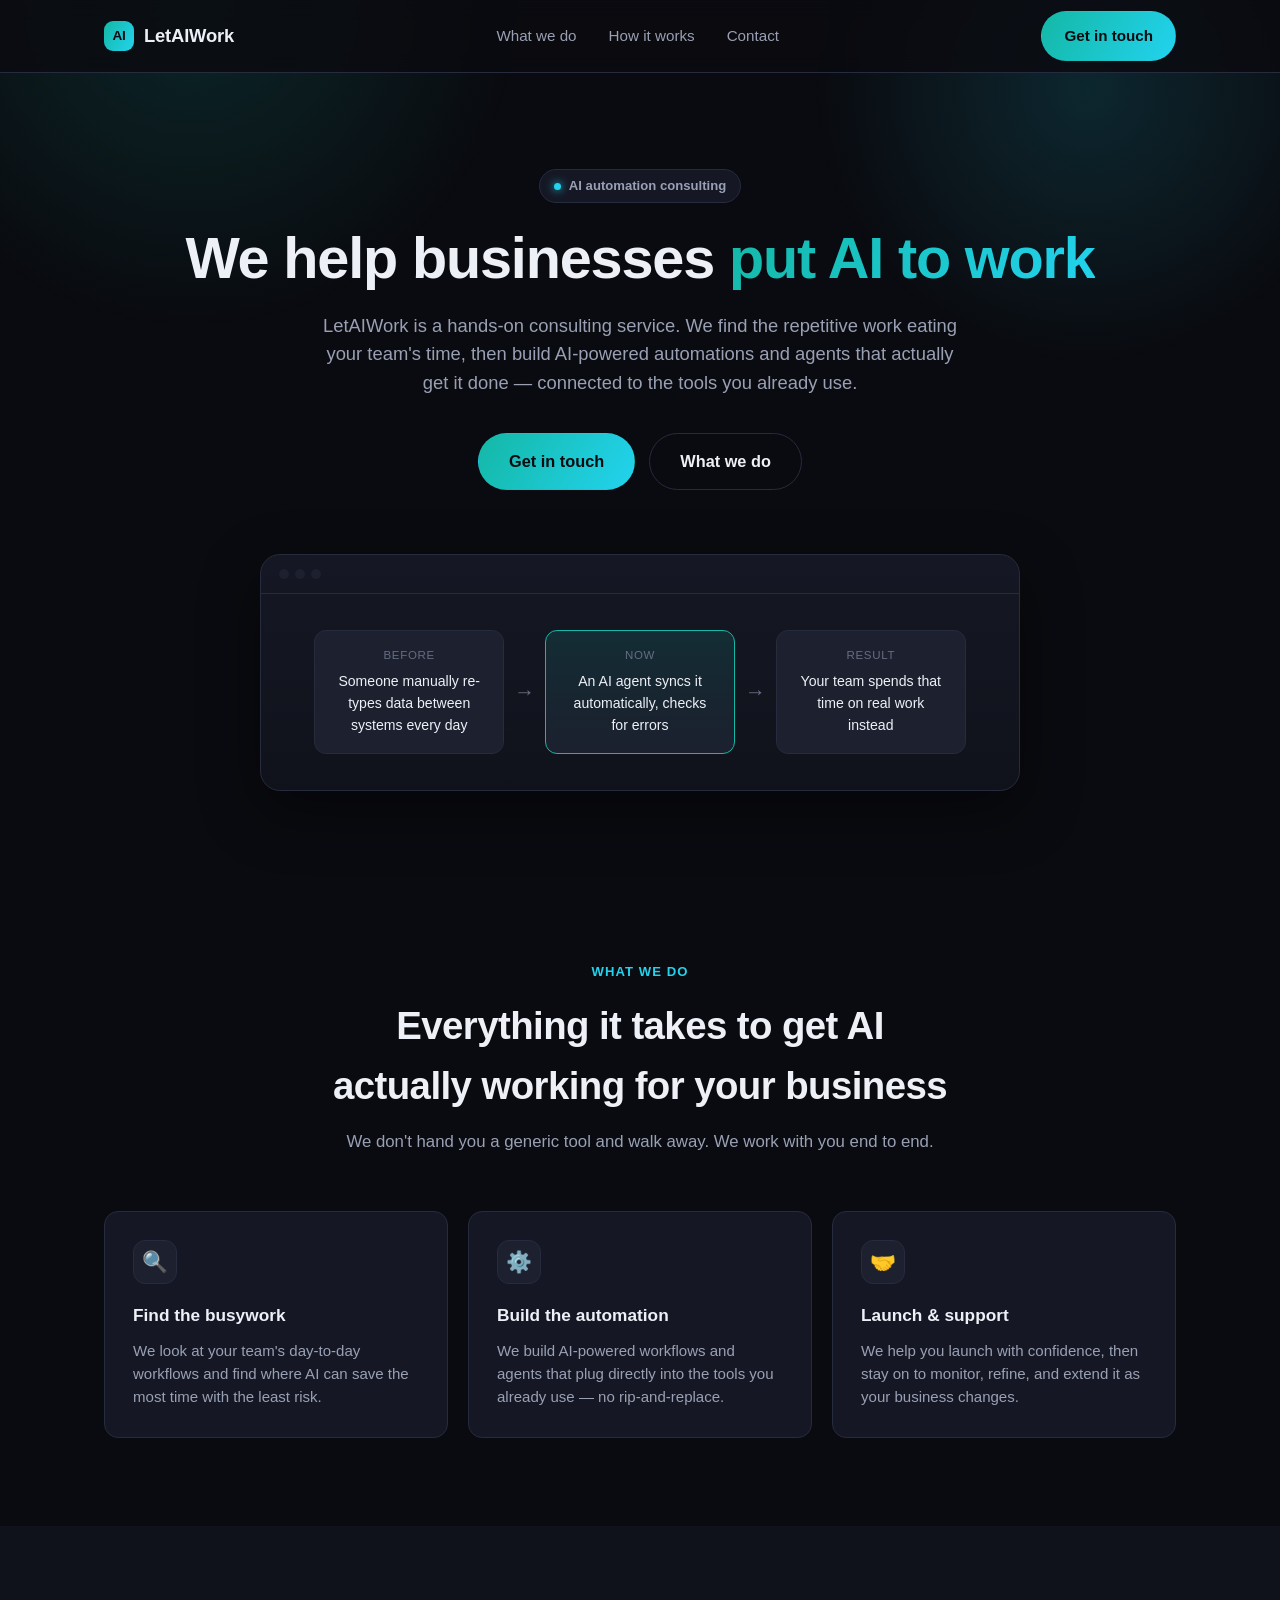
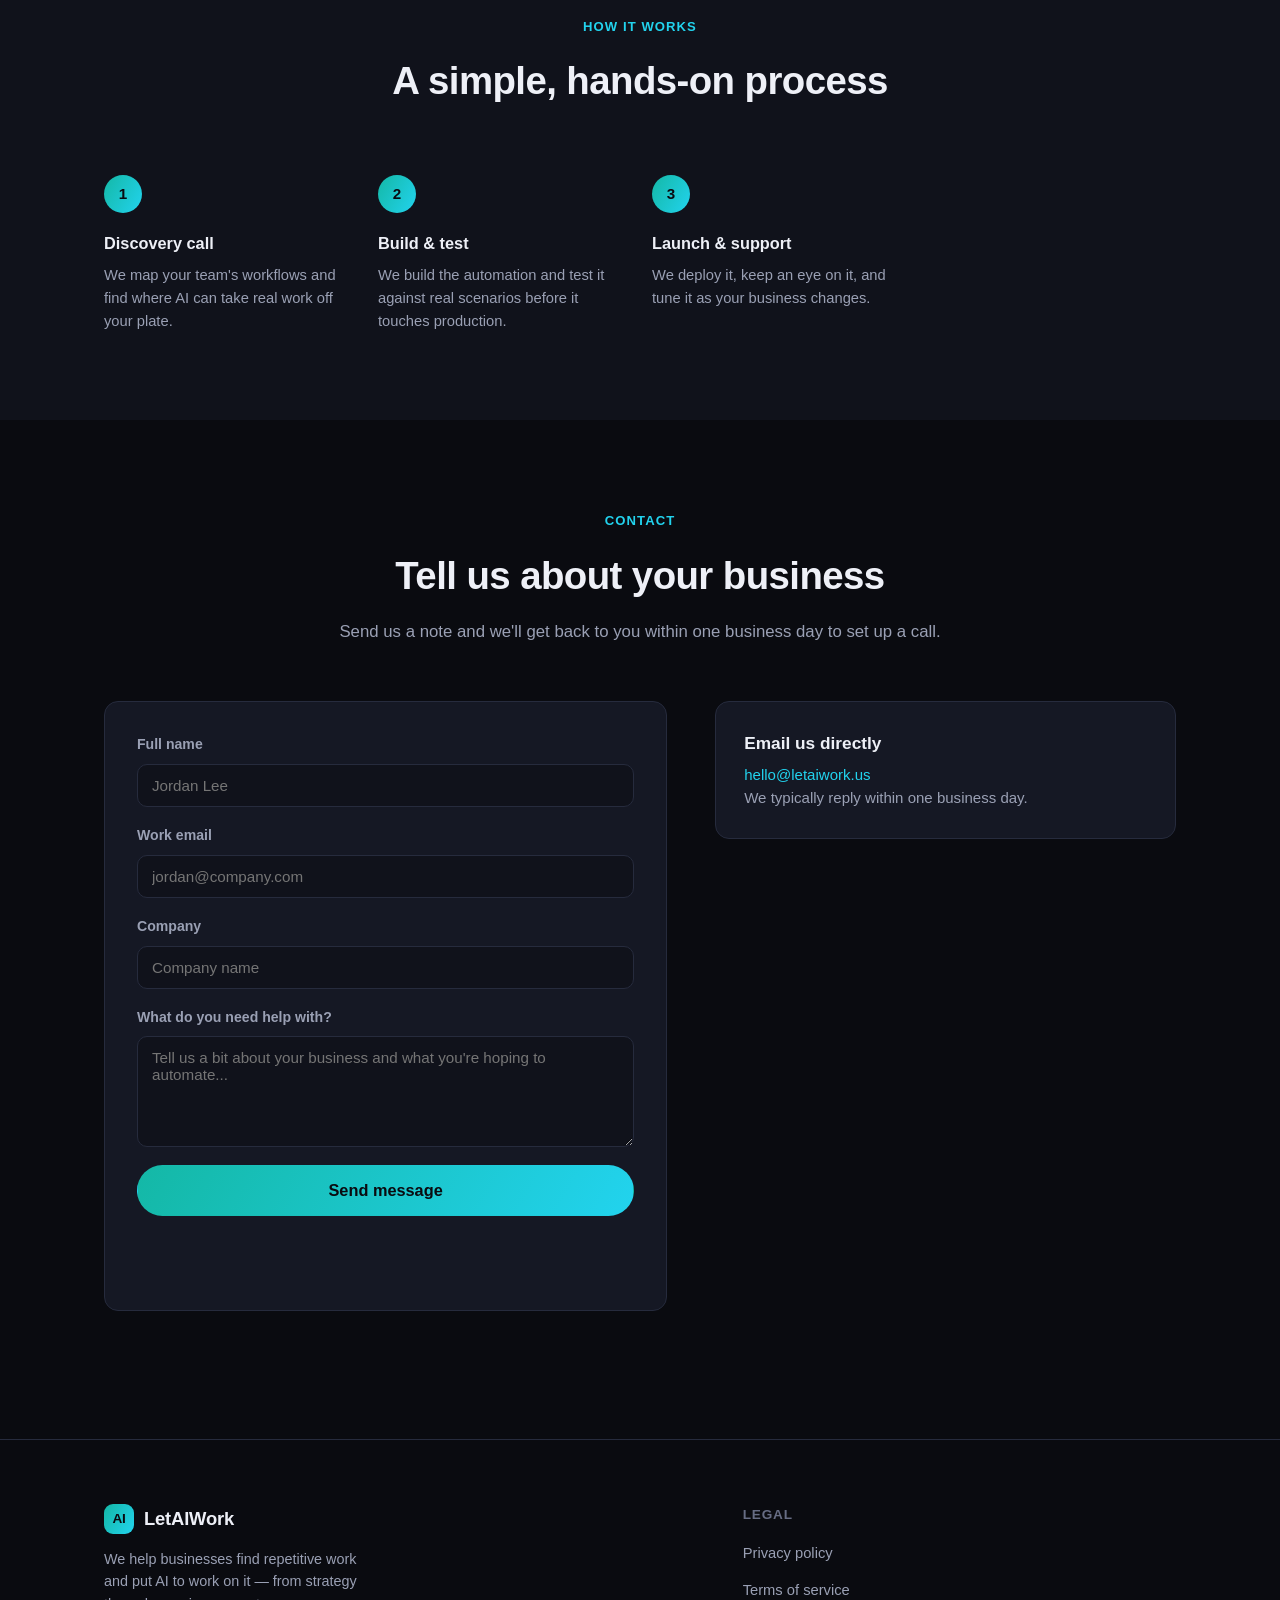
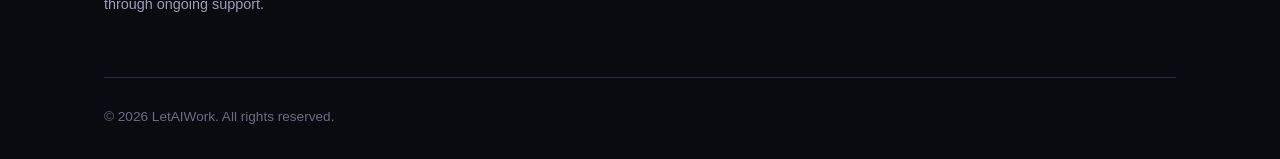
<file: index.html>
<!doctype html>
<html lang="en">
<head>
<meta charset="UTF-8" />
<meta name="viewport" content="width=device-width, initial-scale=1.0" />
<title>LetAIWork — We help businesses put AI to work</title>
<meta name="description" content="LetAIWork is a consulting service that helps businesses find repetitive work, then build AI-powered automations and agents that handle it — connected to the tools you already use." />
<link rel="canonical" href="https://letaiwork.us/" />
<meta name="theme-color" content="#0a0b10" />

<meta property="og:type" content="website" />
<meta property="og:site_name" content="LetAIWork" />
<meta property="og:title" content="LetAIWork — We help businesses put AI to work" />
<meta property="og:description" content="A hands-on consulting service that finds the repetitive work eating your team's time, then builds AI-powered automations and agents that handle it." />
<meta property="og:url" content="https://letaiwork.us/" />
<meta name="twitter:card" content="summary" />
<meta name="twitter:title" content="LetAIWork — We help businesses put AI to work" />
<meta name="twitter:description" content="A hands-on consulting service that finds the repetitive work eating your team's time, then builds AI-powered automations." />

<script type="application/ld+json">
{
  "@context": "https://schema.org",
  "@type": "ProfessionalService",
  "name": "LetAIWork",
  "url": "https://letaiwork.us/",
  "description": "LetAIWork is a consulting service that helps businesses find repetitive work, then build AI-powered automations and agents that handle it — connected to the tools you already use.",
  "areaServed": "US"
}
</script>

<link rel="icon" href="data:image/svg+xml,<svg xmlns=%22http://www.w3.org/2000/svg%22 viewBox=%220 0 100 100%22><rect width=%22100%22 height=%22100%22 rx=%2224%22 fill=%22%2314b8a6%22/></svg>" />
<link rel="stylesheet" href="css/style.css" />
</head>
<body>

<header class="site-header">
  <div class="wrap">
    <a href="index.html" class="logo">
      <span class="logo-mark">AI</span>
      LetAIWork
    </a>
    <nav class="main-nav">
      <a href="#what-we-do">What we do</a>
      <a href="#how-it-works">How it works</a>
      <a href="#contact">Contact</a>
    </nav>
    <div class="nav-actions">
      <a href="#contact" class="btn btn-primary">Get in touch</a>
    </div>
    <button class="nav-toggle" aria-label="Toggle menu" aria-expanded="false">☰</button>
  </div>
  <div class="mobile-nav">
    <a href="#what-we-do">What we do</a>
    <a href="#how-it-works">How it works</a>
    <a href="#contact">Contact</a>
    <a href="#contact" class="btn btn-primary btn-block">Get in touch</a>
  </div>
</header>

<main>

  <section class="hero">
    <div class="wrap">
      <span class="eyebrow"><span class="dot"></span> AI automation consulting</span>
      <h1>We help businesses <span class="grad">put AI to work</span></h1>
      <p class="lede">LetAIWork is a hands-on consulting service. We find the repetitive work eating your team's time, then build AI-powered automations and agents that actually get it done — connected to the tools you already use.</p>
      <div class="hero-actions">
        <a href="#contact" class="btn btn-primary btn-lg">Get in touch</a>
        <a href="#what-we-do" class="btn btn-ghost btn-lg">What we do</a>
      </div>

      <div class="hero-visual">
        <div class="window-toolbar"><span></span><span></span><span></span></div>
        <div class="flow-body">
          <div class="flow-step">
            <span class="flow-label">Before</span>
            Someone manually re-types data between systems every day
          </div>
          <span class="flow-arrow">→</span>
          <div class="flow-step active">
            <span class="flow-label">Now</span>
            An AI agent syncs it automatically, checks for errors
          </div>
          <span class="flow-arrow">→</span>
          <div class="flow-step">
            <span class="flow-label">Result</span>
            Your team spends that time on real work instead
          </div>
        </div>
      </div>
    </div>
  </section>

  <section id="what-we-do">
    <div class="wrap">
      <div class="section-head">
        <span class="tag">What we do</span>
        <h2>Everything it takes to get AI actually working for your business</h2>
        <p>We don't hand you a generic tool and walk away. We work with you end to end.</p>
      </div>
      <div class="grid">
        <div class="card">
          <div class="card-icon">🔍</div>
          <h3>Find the busywork</h3>
          <p>We look at your team's day-to-day workflows and find where AI can save the most time with the least risk.</p>
        </div>
        <div class="card">
          <div class="card-icon">⚙️</div>
          <h3>Build the automation</h3>
          <p>We build AI-powered workflows and agents that plug directly into the tools you already use — no rip-and-replace.</p>
        </div>
        <div class="card">
          <div class="card-icon">🤝</div>
          <h3>Launch &amp; support</h3>
          <p>We help you launch with confidence, then stay on to monitor, refine, and extend it as your business changes.</p>
        </div>
      </div>
    </div>
  </section>

  <section id="how-it-works" style="background: var(--bg-alt);">
    <div class="wrap">
      <div class="section-head">
        <span class="tag">How it works</span>
        <h2>A simple, hands-on process</h2>
      </div>
      <div class="steps">
        <div class="step">
          <div class="step-num">1</div>
          <h3>Discovery call</h3>
          <p>We map your team's workflows and find where AI can take real work off your plate.</p>
        </div>
        <div class="step">
          <div class="step-num">2</div>
          <h3>Build &amp; test</h3>
          <p>We build the automation and test it against real scenarios before it touches production.</p>
        </div>
        <div class="step">
          <div class="step-num">3</div>
          <h3>Launch &amp; support</h3>
          <p>We deploy it, keep an eye on it, and tune it as your business changes.</p>
        </div>
      </div>
    </div>
  </section>

  <section id="contact">
    <div class="wrap">
      <div class="section-head">
        <span class="tag">Contact</span>
        <h2>Tell us about your business</h2>
        <p>Send us a note and we'll get back to you within one business day to set up a call.</p>
      </div>
      <div class="contact-grid">

        <form class="contact-form" id="contact-form" action="https://formsubmit.co/c23863cff7d80c03cbf47d0e5148e766" method="POST">
          <input type="hidden" name="_subject" value="New inquiry from letaiwork.us" />
          <input type="hidden" name="_template" value="table" />
          <input type="hidden" name="_autoresponse" value="Thanks for reaching out to LetAIWork! We received your message and will get back to you within one business day. — The LetAIWork team (letaiwork.us)" />
          <input type="hidden" name="_honey" style="display:none" tabindex="-1" autocomplete="off" />
          <div class="field">
            <label for="name">Full name</label>
            <input type="text" id="name" name="name" required placeholder="Jordan Lee" />
          </div>
          <div class="field">
            <label for="email">Work email</label>
            <input type="email" id="email" name="email" required placeholder="jordan@company.com" />
          </div>
          <div class="field">
            <label for="company">Company</label>
            <input type="text" id="company" name="company" placeholder="Company name" />
          </div>
          <div class="field">
            <label for="message">What do you need help with?</label>
            <textarea id="message" name="message" rows="5" required placeholder="Tell us a bit about your business and what you're hoping to automate..."></textarea>
          </div>
          <button type="submit" class="btn btn-primary btn-block btn-lg">Send message</button>
          <p class="form-status hero-note" style="text-align:center; min-height: 1.2em;"></p>
        </form>

        <div class="contact-info">
          <div class="card">
            <h3>Email us directly</h3>
            <p><a href="mailto:hello@letaiwork.us">hello@letaiwork.us</a><br>We typically reply within one business day.</p>
          </div>
        </div>

      </div>
    </div>
  </section>

</main>

<footer class="site-footer">
  <div class="wrap">
    <div class="footer-grid" style="grid-template-columns: 1.4fr 1fr;">
      <div class="footer-brand">
        <a href="index.html" class="logo"><span class="logo-mark">AI</span>LetAIWork</a>
        <p>We help businesses find repetitive work and put AI to work on it — from strategy through ongoing support.</p>
      </div>
      <div class="footer-col">
        <h4>Legal</h4>
        <ul>
          <li><a href="privacy.html">Privacy policy</a></li>
          <li><a href="terms.html">Terms of service</a></li>
        </ul>
      </div>
    </div>
    <div class="footer-bottom">
      <span>© <span id="year">2026</span> LetAIWork. All rights reserved.</span>
    </div>
  </div>
</footer>

<script src="js/main.js?v=2"></script>
</body>
</html>
</file>
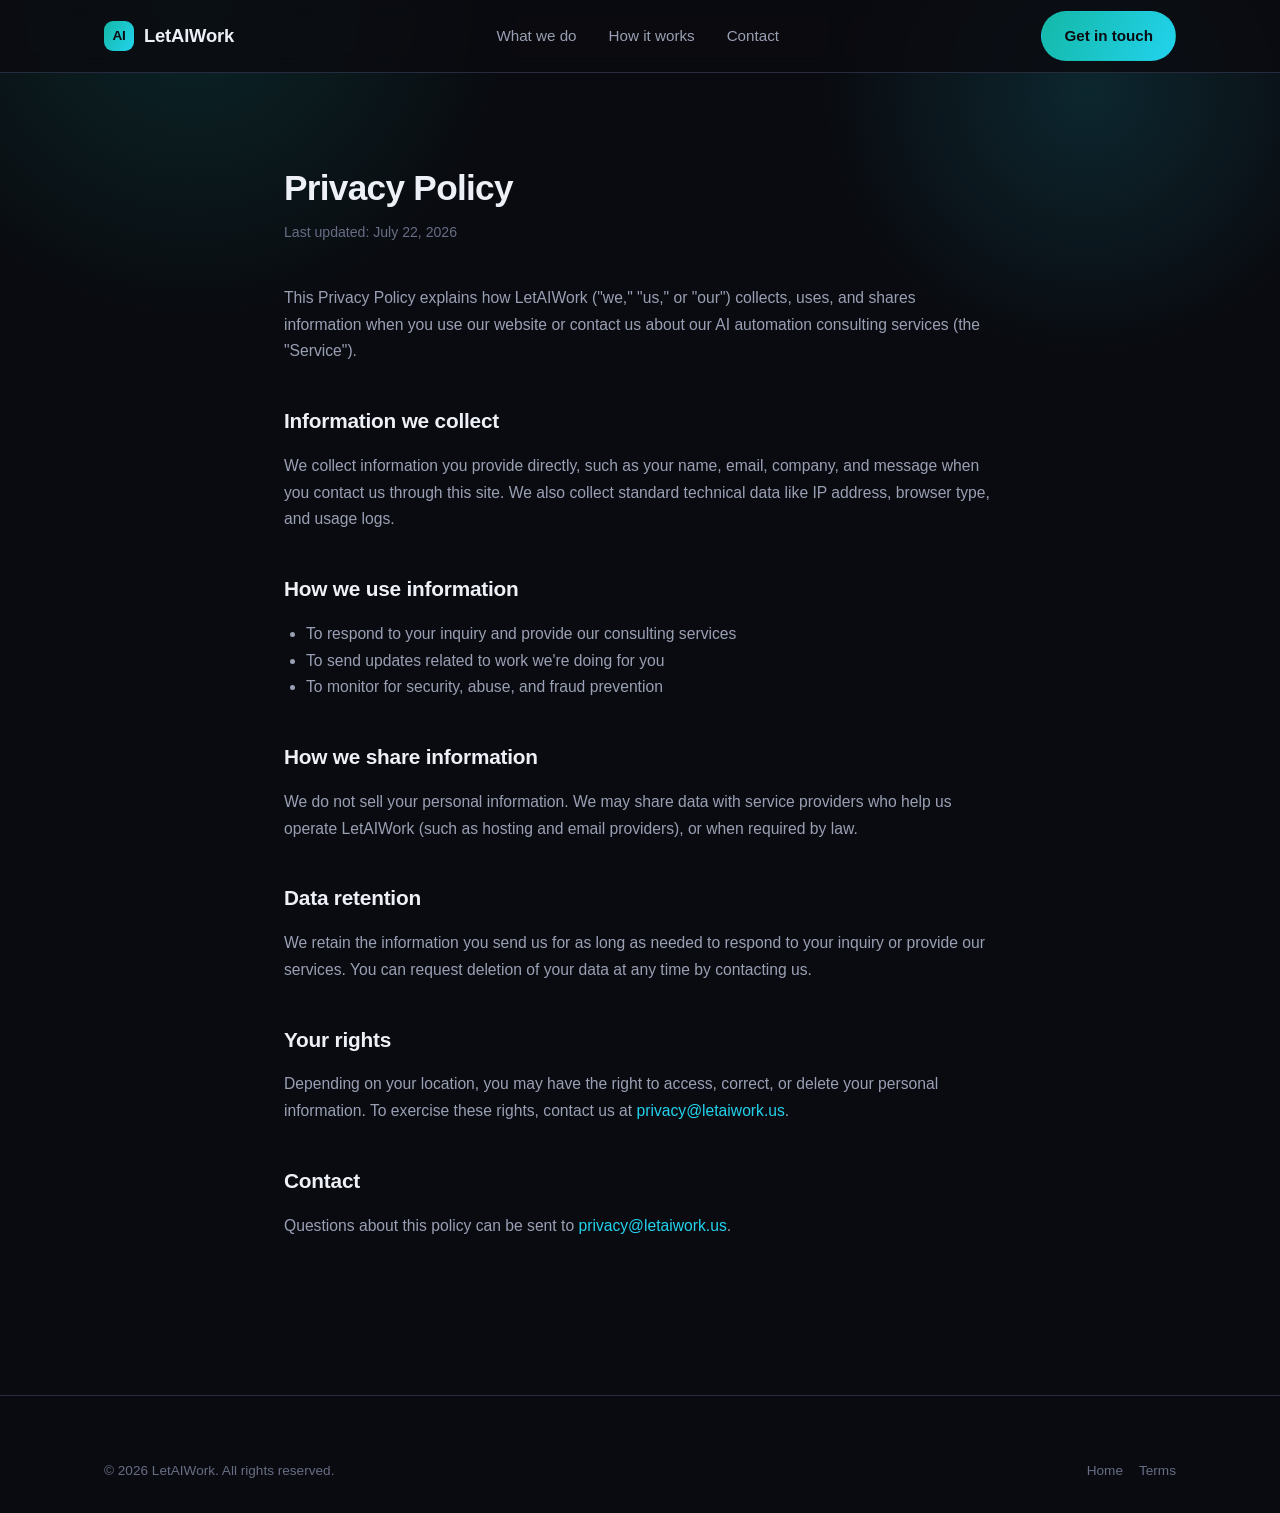
<file: privacy.html>
<!doctype html>
<html lang="en">
<head>
<meta charset="UTF-8" />
<meta name="viewport" content="width=device-width, initial-scale=1.0" />
<title>Privacy Policy — LetAIWork</title>
<meta name="description" content="LetAIWork's privacy policy: what data we collect, how we use it, and your rights." />
<link rel="canonical" href="https://letaiwork.us/privacy.html" />
<meta name="robots" content="noindex" />
<meta name="theme-color" content="#0a0b10" />
<link rel="icon" href="data:image/svg+xml,<svg xmlns=%22http://www.w3.org/2000/svg%22 viewBox=%220 0 100 100%22><rect width=%22100%22 height=%22100%22 rx=%2224%22 fill=%22%2314b8a6%22/></svg>" />
<link rel="stylesheet" href="css/style.css" />
<style>
  .legal { max-width: 760px; margin: 0 auto; padding: 96px 24px 100px; }
  .legal h1 { font-size: 2.2rem; margin-bottom: 8px; }
  .legal .updated { color: var(--text-faint); font-size: 0.88rem; margin-bottom: 40px; }
  .legal h2 { font-size: 1.3rem; margin: 40px 0 12px; letter-spacing: -0.01em; }
  .legal p, .legal li { color: var(--text-dim); font-size: 0.98rem; line-height: 1.7; }
  .legal ul { padding-left: 22px; }
</style>
</head>
<body>

<header class="site-header">
  <div class="wrap">
    <a href="index.html" class="logo">
      <span class="logo-mark">AI</span>
      LetAIWork
    </a>
    <nav class="main-nav">
      <a href="index.html#what-we-do">What we do</a>
      <a href="index.html#how-it-works">How it works</a>
      <a href="index.html#contact">Contact</a>
    </nav>
    <div class="nav-actions">
      <a href="index.html#contact" class="btn btn-primary">Get in touch</a>
    </div>
    <button class="nav-toggle" aria-label="Toggle menu" aria-expanded="false">☰</button>
  </div>
  <div class="mobile-nav">
    <a href="index.html#what-we-do">What we do</a>
    <a href="index.html#how-it-works">How it works</a>
    <a href="index.html#contact">Contact</a>
    <a href="index.html#contact" class="btn btn-primary btn-block">Get in touch</a>
  </div>
</header>

<main>
  <div class="legal wrap">
    <h1>Privacy Policy</h1>
    <p class="updated">Last updated: July 22, 2026</p>

    <p>This Privacy Policy explains how LetAIWork ("we," "us," or "our") collects, uses, and shares information when you use our website or contact us about our AI automation consulting services (the "Service").</p>

    <h2>Information we collect</h2>
    <p>We collect information you provide directly, such as your name, email, company, and message when you contact us through this site. We also collect standard technical data like IP address, browser type, and usage logs.</p>

    <h2>How we use information</h2>
    <ul>
      <li>To respond to your inquiry and provide our consulting services</li>
      <li>To send updates related to work we're doing for you</li>
      <li>To monitor for security, abuse, and fraud prevention</li>
    </ul>

    <h2>How we share information</h2>
    <p>We do not sell your personal information. We may share data with service providers who help us operate LetAIWork (such as hosting and email providers), or when required by law.</p>

    <h2>Data retention</h2>
    <p>We retain the information you send us for as long as needed to respond to your inquiry or provide our services. You can request deletion of your data at any time by contacting us.</p>

    <h2>Your rights</h2>
    <p>Depending on your location, you may have the right to access, correct, or delete your personal information. To exercise these rights, contact us at <a href="mailto:privacy@letaiwork.us" style="color: var(--accent-2);">privacy@letaiwork.us</a>.</p>

    <h2>Contact</h2>
    <p>Questions about this policy can be sent to <a href="mailto:privacy@letaiwork.us" style="color: var(--accent-2);">privacy@letaiwork.us</a>.</p>
  </div>
</main>

<footer class="site-footer">
  <div class="wrap">
    <div class="footer-bottom" style="border-top: none; padding-top: 0;">
      <span>© <span id="year">2026</span> LetAIWork. All rights reserved.</span>
      <div class="footer-socials">
        <a href="index.html">Home</a>
        <a href="terms.html">Terms</a>
      </div>
    </div>
  </div>
</footer>

<script src="js/main.js?v=2"></script>
</body>
</html>
</file>
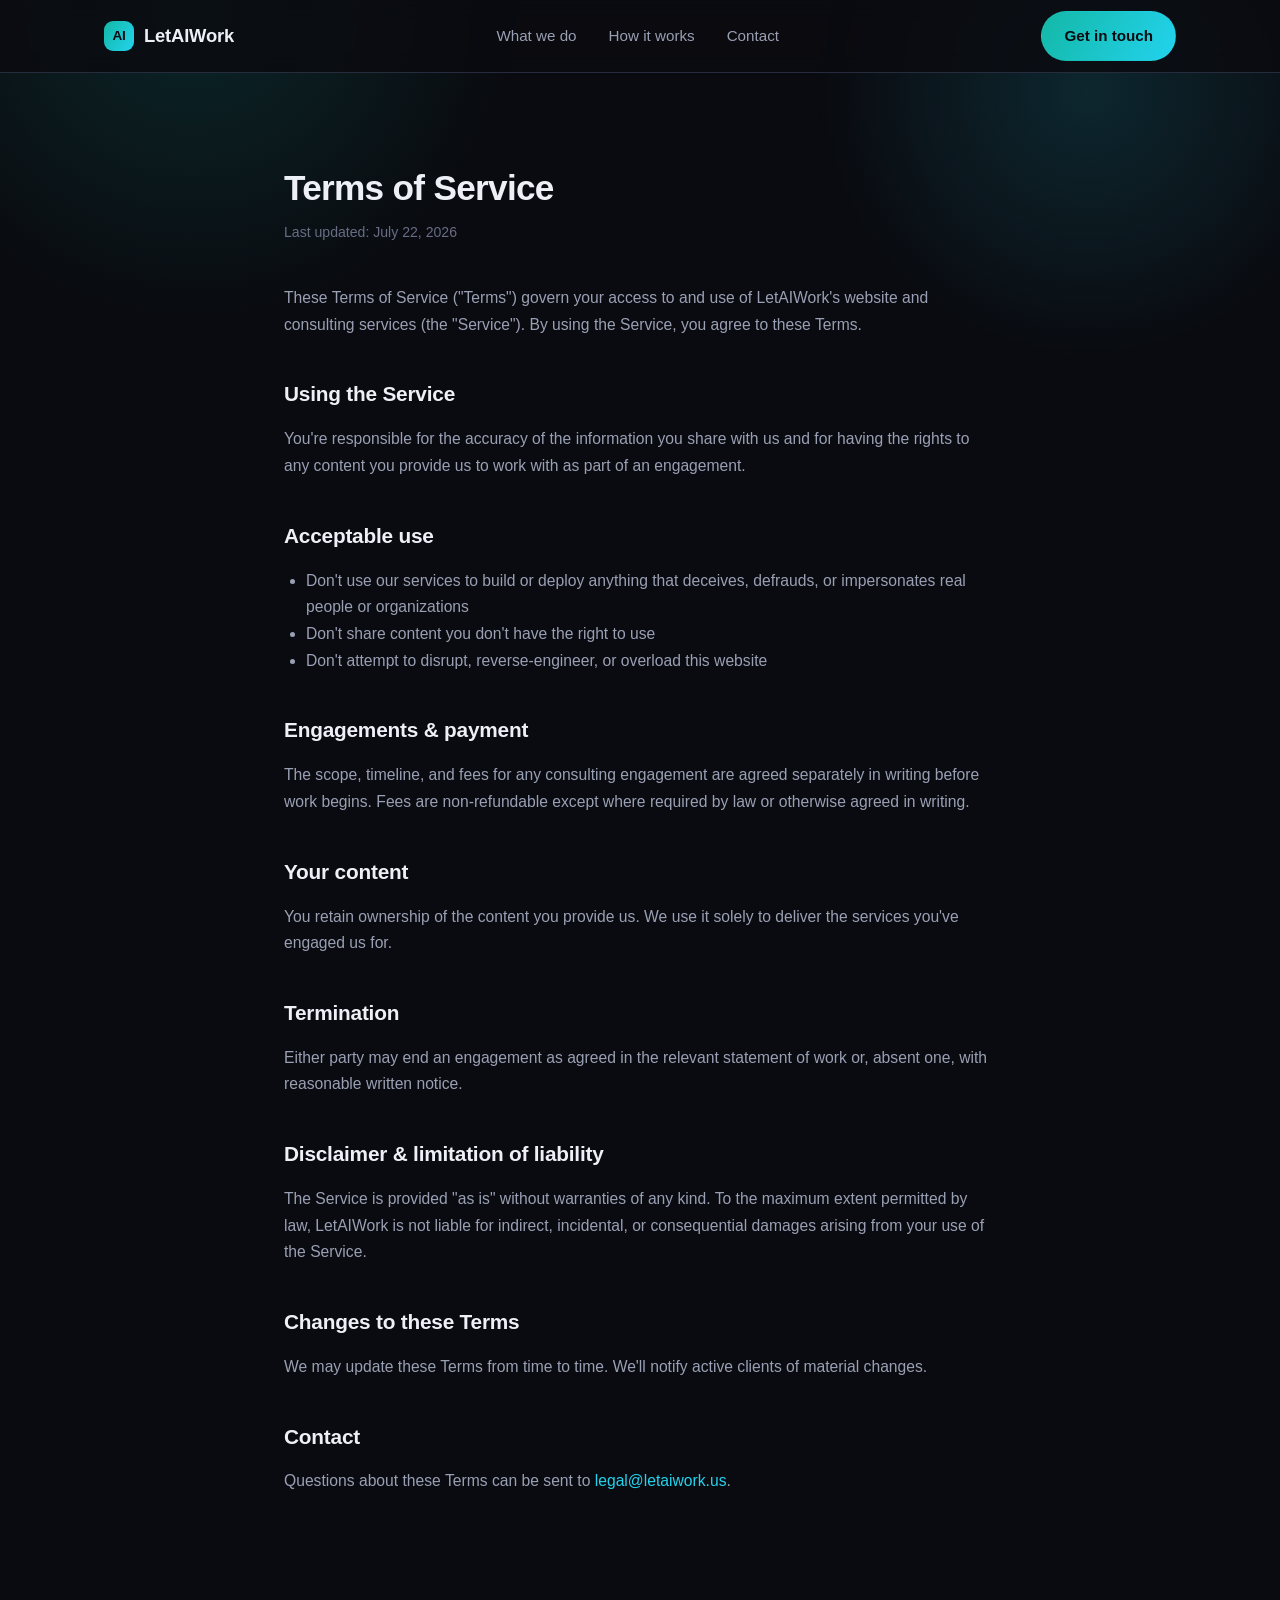
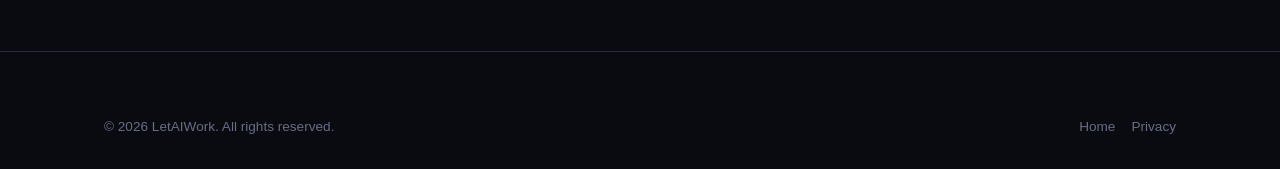
<file: terms.html>
<!doctype html>
<html lang="en">
<head>
<meta charset="UTF-8" />
<meta name="viewport" content="width=device-width, initial-scale=1.0" />
<title>Terms of Service — LetAIWork</title>
<meta name="description" content="Terms of service for using LetAIWork's website and AI automation consulting services." />
<link rel="canonical" href="https://letaiwork.us/terms.html" />
<meta name="robots" content="noindex" />
<meta name="theme-color" content="#0a0b10" />
<link rel="icon" href="data:image/svg+xml,<svg xmlns=%22http://www.w3.org/2000/svg%22 viewBox=%220 0 100 100%22><rect width=%22100%22 height=%22100%22 rx=%2224%22 fill=%22%2314b8a6%22/></svg>" />
<link rel="stylesheet" href="css/style.css" />
<style>
  .legal { max-width: 760px; margin: 0 auto; padding: 96px 24px 100px; }
  .legal h1 { font-size: 2.2rem; margin-bottom: 8px; }
  .legal .updated { color: var(--text-faint); font-size: 0.88rem; margin-bottom: 40px; }
  .legal h2 { font-size: 1.3rem; margin: 40px 0 12px; letter-spacing: -0.01em; }
  .legal p, .legal li { color: var(--text-dim); font-size: 0.98rem; line-height: 1.7; }
  .legal ul { padding-left: 22px; }
</style>
</head>
<body>

<header class="site-header">
  <div class="wrap">
    <a href="index.html" class="logo">
      <span class="logo-mark">AI</span>
      LetAIWork
    </a>
    <nav class="main-nav">
      <a href="index.html#what-we-do">What we do</a>
      <a href="index.html#how-it-works">How it works</a>
      <a href="index.html#contact">Contact</a>
    </nav>
    <div class="nav-actions">
      <a href="index.html#contact" class="btn btn-primary">Get in touch</a>
    </div>
    <button class="nav-toggle" aria-label="Toggle menu" aria-expanded="false">☰</button>
  </div>
  <div class="mobile-nav">
    <a href="index.html#what-we-do">What we do</a>
    <a href="index.html#how-it-works">How it works</a>
    <a href="index.html#contact">Contact</a>
    <a href="index.html#contact" class="btn btn-primary btn-block">Get in touch</a>
  </div>
</header>

<main>
  <div class="legal wrap">
    <h1>Terms of Service</h1>
    <p class="updated">Last updated: July 22, 2026</p>

    <p>These Terms of Service ("Terms") govern your access to and use of LetAIWork's website and consulting services (the "Service"). By using the Service, you agree to these Terms.</p>

    <h2>Using the Service</h2>
    <p>You're responsible for the accuracy of the information you share with us and for having the rights to any content you provide us to work with as part of an engagement.</p>

    <h2>Acceptable use</h2>
    <ul>
      <li>Don't use our services to build or deploy anything that deceives, defrauds, or impersonates real people or organizations</li>
      <li>Don't share content you don't have the right to use</li>
      <li>Don't attempt to disrupt, reverse-engineer, or overload this website</li>
    </ul>

    <h2>Engagements &amp; payment</h2>
    <p>The scope, timeline, and fees for any consulting engagement are agreed separately in writing before work begins. Fees are non-refundable except where required by law or otherwise agreed in writing.</p>

    <h2>Your content</h2>
    <p>You retain ownership of the content you provide us. We use it solely to deliver the services you've engaged us for.</p>

    <h2>Termination</h2>
    <p>Either party may end an engagement as agreed in the relevant statement of work or, absent one, with reasonable written notice.</p>

    <h2>Disclaimer &amp; limitation of liability</h2>
    <p>The Service is provided "as is" without warranties of any kind. To the maximum extent permitted by law, LetAIWork is not liable for indirect, incidental, or consequential damages arising from your use of the Service.</p>

    <h2>Changes to these Terms</h2>
    <p>We may update these Terms from time to time. We'll notify active clients of material changes.</p>

    <h2>Contact</h2>
    <p>Questions about these Terms can be sent to <a href="mailto:legal@letaiwork.us" style="color: var(--accent-2);">legal@letaiwork.us</a>.</p>
  </div>
</main>

<footer class="site-footer">
  <div class="wrap">
    <div class="footer-bottom" style="border-top: none; padding-top: 0;">
      <span>© <span id="year">2026</span> LetAIWork. All rights reserved.</span>
      <div class="footer-socials">
        <a href="index.html">Home</a>
        <a href="privacy.html">Privacy</a>
      </div>
    </div>
  </div>
</footer>

<script src="js/main.js?v=2"></script>
</body>
</html>
</file>
<file: css/style.css>
/* LetAIWork — letaiwork.us */

:root {
  --bg: #0a0b10;
  --bg-alt: #10121b;
  --surface: #151824;
  --surface-2: #1c202f;
  --border: #262b3d;
  --text: #eef0f7;
  --text-dim: #9aa0b4;
  --text-faint: #676d84;
  --accent-1: #14b8a6;
  --accent-2: #22d3ee;
  --accent-3: #fbbf24;
  --gradient: linear-gradient(120deg, var(--accent-1), var(--accent-2));
  --radius: 14px;
  --max-width: 1120px;
  --shadow: 0 20px 60px rgba(0, 0, 0, 0.45);
}

* {
  box-sizing: border-box;
}

html {
  scroll-behavior: smooth;
}

body {
  margin: 0;
  background: var(--bg);
  color: var(--text);
  font-family: -apple-system, BlinkMacSystemFont, "Segoe UI", Inter, Roboto, Helvetica, Arial, sans-serif;
  line-height: 1.55;
  -webkit-font-smoothing: antialiased;
}

body::before {
  content: "";
  position: fixed;
  inset: 0;
  z-index: -1;
  background:
    radial-gradient(600px circle at 15% 0%, rgba(20, 184, 166, 0.16), transparent 55%),
    radial-gradient(500px circle at 85% 10%, rgba(34, 211, 238, 0.14), transparent 55%);
  pointer-events: none;
}

img {
  max-width: 100%;
  display: block;
}

a {
  color: inherit;
  text-decoration: none;
}

.wrap {
  max-width: var(--max-width);
  margin: 0 auto;
  padding: 0 24px;
}

/* ---------- Header ---------- */

.site-header {
  position: sticky;
  top: 0;
  z-index: 50;
  background: rgba(10, 11, 16, 0.8);
  backdrop-filter: blur(10px);
  border-bottom: 1px solid var(--border);
}

.site-header .wrap {
  display: flex;
  align-items: center;
  justify-content: space-between;
  height: 72px;
}

.logo {
  display: flex;
  align-items: center;
  gap: 10px;
  font-weight: 700;
  font-size: 1.15rem;
  letter-spacing: -0.01em;
}

.logo-mark {
  width: 30px;
  height: 30px;
  border-radius: 9px;
  background: var(--gradient);
  display: inline-flex;
  align-items: center;
  justify-content: center;
  font-size: 0.85rem;
  color: #0a0b10;
  font-weight: 800;
}

.main-nav {
  display: flex;
  align-items: center;
  gap: 32px;
}

.main-nav a {
  color: var(--text-dim);
  font-size: 0.95rem;
  font-weight: 500;
  transition: color 0.15s ease;
}

.main-nav a:hover,
.main-nav a[aria-current="page"] {
  color: var(--text);
}

.nav-actions {
  display: flex;
  align-items: center;
  gap: 14px;
}

.nav-toggle {
  display: none;
  background: none;
  border: 1px solid var(--border);
  border-radius: 8px;
  width: 40px;
  height: 40px;
  color: var(--text);
  font-size: 1.1rem;
  cursor: pointer;
}

/* ---------- Buttons ---------- */

.btn {
  display: inline-flex;
  align-items: center;
  justify-content: center;
  gap: 8px;
  padding: 12px 22px;
  border-radius: 999px;
  font-weight: 600;
  font-size: 0.95rem;
  border: 1px solid transparent;
  cursor: pointer;
  transition: transform 0.15s ease, box-shadow 0.15s ease, background 0.15s ease, border-color 0.15s ease;
  white-space: nowrap;
}

.btn-primary {
  background: var(--gradient);
  color: #0a0b10;
}

.btn-primary:hover {
  transform: translateY(-1px);
  box-shadow: 0 10px 30px rgba(20, 184, 166, 0.35);
}

.btn-ghost {
  background: transparent;
  color: var(--text);
  border-color: var(--border);
}

.btn-ghost:hover {
  border-color: var(--accent-2);
  color: var(--accent-2);
}

.btn-block {
  width: 100%;
}

.btn-lg {
  padding: 15px 30px;
  font-size: 1.02rem;
}

/* ---------- Hero ---------- */

.hero {
  padding: 96px 0 80px;
  text-align: center;
}

.eyebrow {
  display: inline-flex;
  align-items: center;
  gap: 8px;
  padding: 6px 14px;
  border-radius: 999px;
  border: 1px solid var(--border);
  background: var(--surface);
  color: var(--text-dim);
  font-size: 0.82rem;
  font-weight: 600;
  margin-bottom: 24px;
}

.eyebrow .dot {
  width: 7px;
  height: 7px;
  border-radius: 50%;
  background: var(--accent-2);
  box-shadow: 0 0 8px var(--accent-2);
}

h1 {
  font-size: clamp(2.3rem, 5vw, 3.6rem);
  line-height: 1.08;
  letter-spacing: -0.02em;
  margin: 0 0 22px;
  font-weight: 700;
}

h1 .grad {
  background: var(--gradient);
  -webkit-background-clip: text;
  background-clip: text;
  color: transparent;
}

.lede {
  max-width: 640px;
  margin: 0 auto 36px;
  font-size: 1.15rem;
  color: var(--text-dim);
}

.hero-actions {
  display: flex;
  align-items: center;
  justify-content: center;
  gap: 14px;
  flex-wrap: wrap;
  margin-bottom: 20px;
}

.hero-note {
  color: var(--text-faint);
  font-size: 0.85rem;
}

/* Hero visual mock: a simple automated workflow strip */

.hero-visual {
  margin: 64px auto 0;
  max-width: 760px;
  border-radius: 20px;
  border: 1px solid var(--border);
  background: linear-gradient(180deg, var(--surface), var(--bg-alt));
  box-shadow: var(--shadow);
  overflow: hidden;
  text-align: left;
}

.hero-visual .window-toolbar {
  display: flex;
  gap: 6px;
  padding: 14px 18px;
  border-bottom: 1px solid var(--border);
}

.hero-visual .window-toolbar span {
  width: 10px;
  height: 10px;
  border-radius: 50%;
  background: var(--surface-2);
}

.flow-body {
  padding: 36px 24px;
  display: flex;
  align-items: center;
  justify-content: center;
  gap: 10px;
  flex-wrap: wrap;
}

.flow-step {
  background: var(--surface-2);
  border: 1px solid var(--border);
  border-radius: 12px;
  padding: 16px 18px;
  font-size: 0.88rem;
  max-width: 190px;
  text-align: center;
}

.flow-step .flow-label {
  display: block;
  color: var(--text-faint);
  font-size: 0.72rem;
  text-transform: uppercase;
  letter-spacing: 0.06em;
  margin-bottom: 6px;
}

.flow-step.active {
  border-color: var(--accent-1);
  background: linear-gradient(180deg, rgba(20, 184, 166, 0.14), var(--surface-2));
}

.flow-arrow {
  color: var(--text-faint);
  font-size: 1.3rem;
  flex-shrink: 0;
}

/* ---------- Sections ---------- */

section {
  padding: 88px 0;
}

.section-head {
  max-width: 620px;
  margin: 0 auto 56px;
  text-align: center;
}

.section-head h2 {
  font-size: clamp(1.8rem, 3.5vw, 2.4rem);
  letter-spacing: -0.015em;
  margin: 0 0 14px;
}

.section-head p {
  color: var(--text-dim);
  font-size: 1.05rem;
  margin: 0;
}

.tag {
  display: inline-block;
  color: var(--accent-2);
  font-weight: 700;
  font-size: 0.82rem;
  text-transform: uppercase;
  letter-spacing: 0.08em;
  margin-bottom: 14px;
}

/* ---------- Feature grid ---------- */

.grid {
  display: grid;
  grid-template-columns: repeat(3, 1fr);
  gap: 20px;
}

.card {
  background: var(--surface);
  border: 1px solid var(--border);
  border-radius: var(--radius);
  padding: 28px;
  transition: border-color 0.15s ease, transform 0.15s ease;
}

.card:hover {
  border-color: #38405c;
  transform: translateY(-2px);
}

.card-icon {
  width: 44px;
  height: 44px;
  border-radius: 12px;
  display: flex;
  align-items: center;
  justify-content: center;
  font-size: 1.3rem;
  background: var(--surface-2);
  border: 1px solid var(--border);
  margin-bottom: 18px;
}

.card h3 {
  font-size: 1.08rem;
  margin: 0 0 10px;
}

.card p {
  color: var(--text-dim);
  font-size: 0.94rem;
  margin: 0;
}

/* ---------- Steps ---------- */

.steps {
  display: grid;
  grid-template-columns: repeat(4, 1fr);
  gap: 24px;
}

.step {
  position: relative;
  padding-top: 8px;
}

.step-num {
  display: inline-flex;
  align-items: center;
  justify-content: center;
  width: 38px;
  height: 38px;
  border-radius: 50%;
  background: var(--gradient);
  color: #0a0b10;
  font-weight: 800;
  margin-bottom: 18px;
  font-size: 0.95rem;
}

.step h3 {
  font-size: 1.02rem;
  margin: 0 0 8px;
}

.step p {
  color: var(--text-dim);
  font-size: 0.92rem;
  margin: 0;
}

/* ---------- Contact ---------- */

.contact-grid {
  display: grid;
  grid-template-columns: 1.1fr 0.9fr;
  gap: 48px;
  align-items: start;
}

.contact-form {
  background: var(--surface);
  border: 1px solid var(--border);
  border-radius: var(--radius);
  padding: 32px;
  display: flex;
  flex-direction: column;
  gap: 18px;
}

.field {
  display: flex;
  flex-direction: column;
  gap: 8px;
}

.field label {
  font-size: 0.88rem;
  font-weight: 600;
  color: var(--text-dim);
}

.field input,
.field textarea,
.field select {
  background: var(--bg-alt);
  border: 1px solid var(--border);
  border-radius: 10px;
  padding: 12px 14px;
  color: var(--text);
  font-size: 0.95rem;
  font-family: inherit;
  resize: vertical;
}

.field input:focus,
.field textarea:focus,
.field select:focus {
  outline: none;
  border-color: var(--accent-2);
}

.contact-info {
  display: flex;
  flex-direction: column;
  gap: 24px;
}

.contact-info .card h3 {
  margin: 0 0 6px;
}

.contact-info .card p {
  margin: 0;
}

.contact-info a {
  color: var(--accent-2);
}

/* ---------- Footer ---------- */

.site-footer {
  border-top: 1px solid var(--border);
  padding: 64px 0 32px;
  margin-top: 40px;
}

.footer-grid {
  display: grid;
  grid-template-columns: 1.4fr repeat(3, 1fr);
  gap: 32px;
  margin-bottom: 48px;
}

.footer-brand p {
  color: var(--text-dim);
  font-size: 0.9rem;
  max-width: 280px;
  margin-top: 14px;
}

.footer-col h4 {
  font-size: 0.85rem;
  text-transform: uppercase;
  letter-spacing: 0.06em;
  color: var(--text-faint);
  margin: 0 0 16px;
}

.footer-col ul {
  list-style: none;
  margin: 0;
  padding: 0;
  display: flex;
  flex-direction: column;
  gap: 12px;
}

.footer-col a {
  color: var(--text-dim);
  font-size: 0.92rem;
  transition: color 0.15s ease;
}

.footer-col a:hover {
  color: var(--text);
}

.footer-bottom {
  display: flex;
  align-items: center;
  justify-content: space-between;
  padding-top: 28px;
  border-top: 1px solid var(--border);
  color: var(--text-faint);
  font-size: 0.85rem;
  flex-wrap: wrap;
  gap: 12px;
}

.footer-socials {
  display: flex;
  gap: 16px;
}

/* ---------- 404 ---------- */

.error-page {
  padding: 140px 0;
  text-align: center;
}

.error-page .code {
  font-size: 6rem;
  font-weight: 800;
  background: var(--gradient);
  -webkit-background-clip: text;
  background-clip: text;
  color: transparent;
  line-height: 1;
  margin-bottom: 16px;
}

/* ---------- Responsive ---------- */

@media (max-width: 900px) {
  .main-nav,
  .nav-actions .btn-ghost {
    display: none;
  }

  .nav-toggle {
    display: inline-flex;
    align-items: center;
    justify-content: center;
  }

  .grid,
  .steps,
  .footer-grid {
    grid-template-columns: repeat(2, 1fr);
  }

  .contact-grid {
    grid-template-columns: 1fr;
  }
}

@media (max-width: 560px) {
  .grid,
  .steps,
  .footer-grid {
    grid-template-columns: 1fr;
  }

  .hero {
    padding: 64px 0 56px;
  }

  section {
    padding: 64px 0;
  }

  .flow-arrow {
    transform: rotate(90deg);
  }
}

/* ---------- Mobile nav drawer ---------- */

.mobile-nav {
  display: none;
  position: fixed;
  top: 72px;
  left: 0;
  right: 0;
  height: calc(100vh - 72px);
  background: var(--bg);
  z-index: 40;
  padding: 24px;
  border-top: 1px solid var(--border);
  overflow-y: auto;
}

.mobile-nav.open {
  display: flex;
  flex-direction: column;
  gap: 22px;
}

.mobile-nav a {
  font-size: 1.1rem;
  font-weight: 600;
  color: var(--text);
}

.mobile-nav .btn {
  margin-top: 12px;
}
</file>
